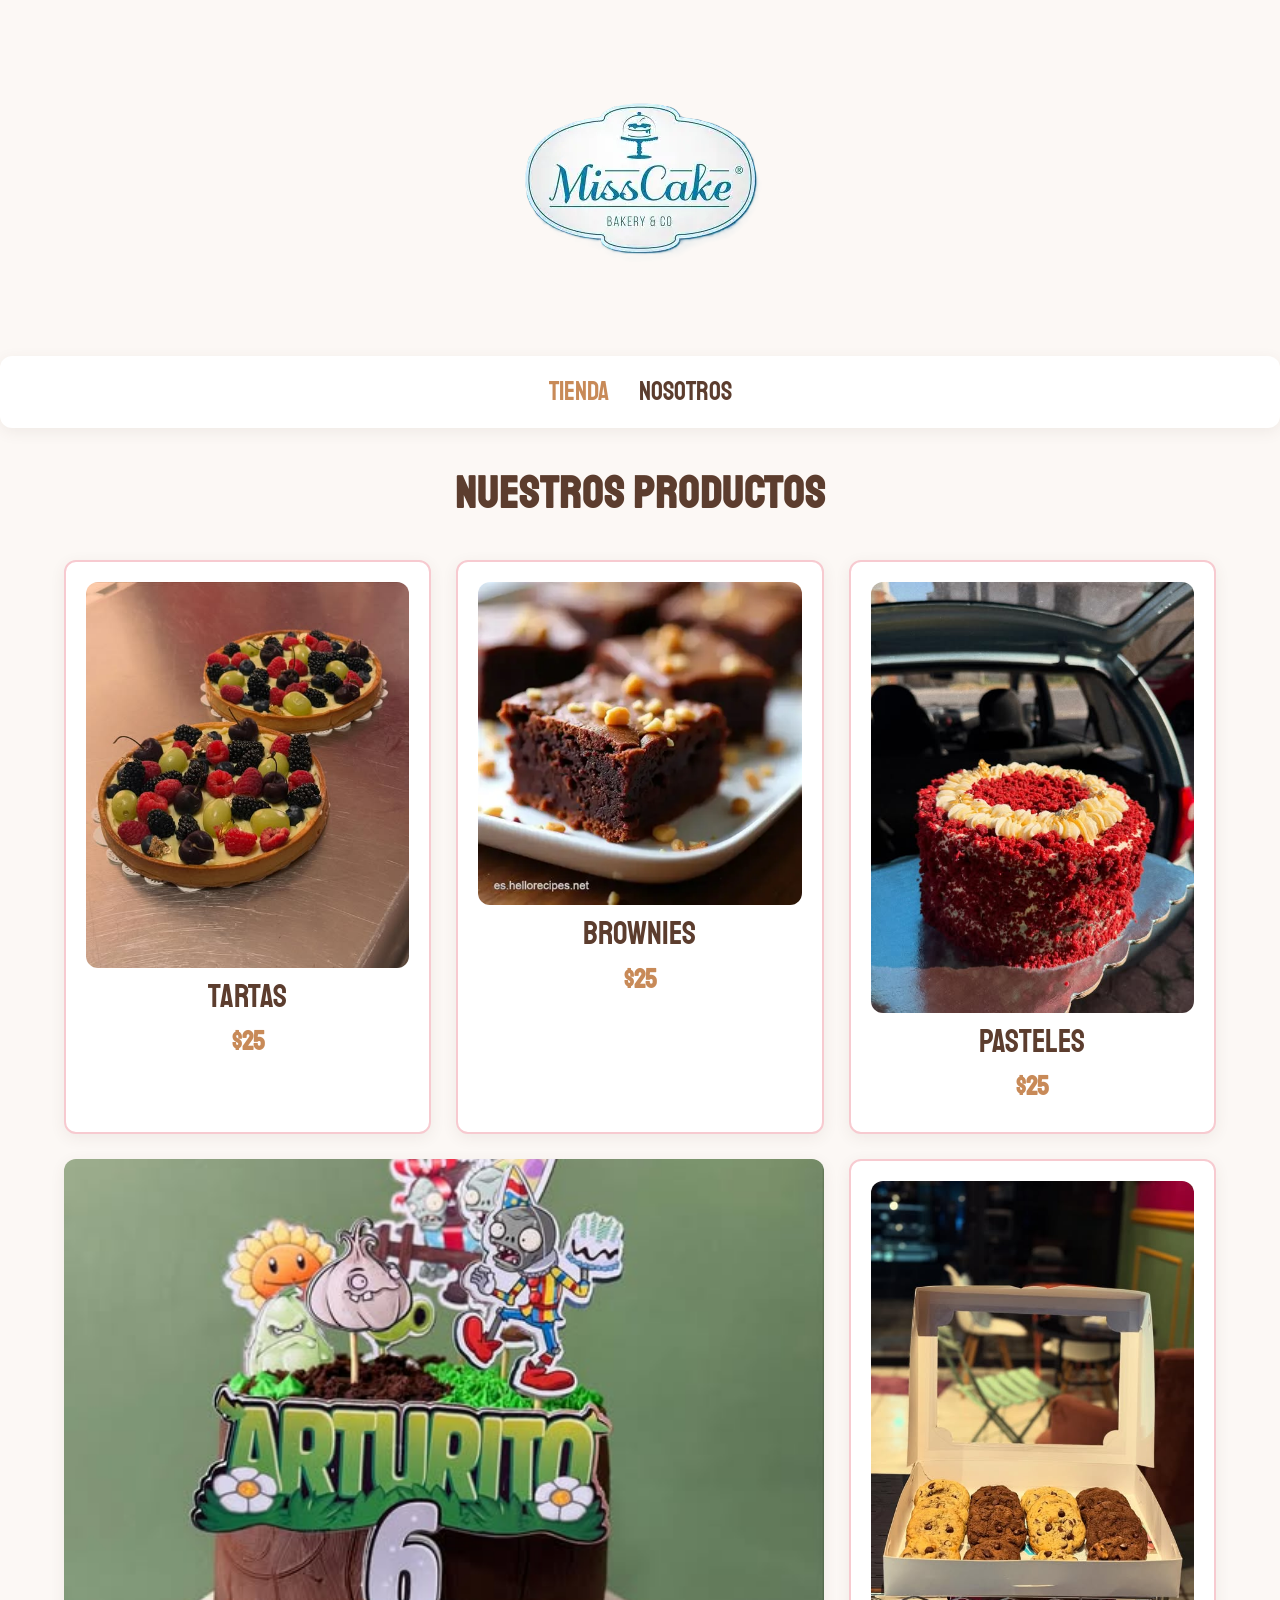
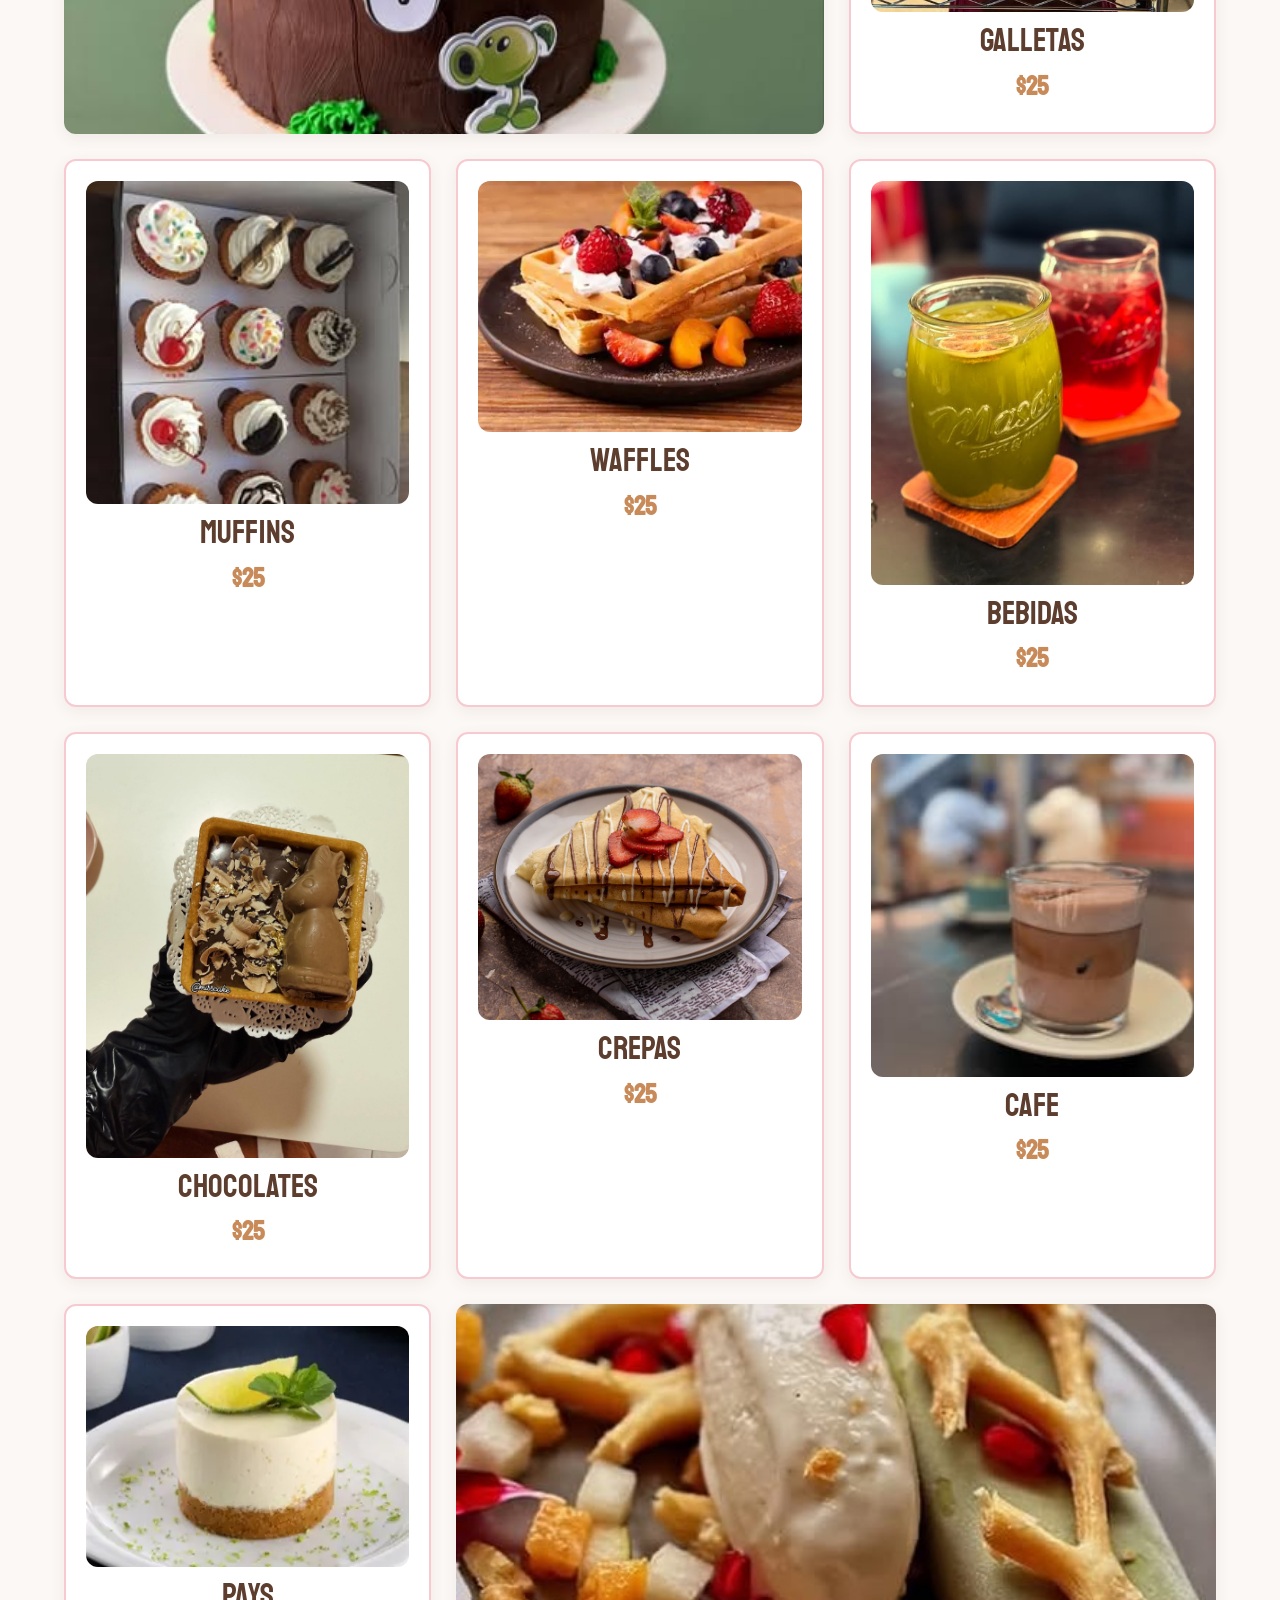
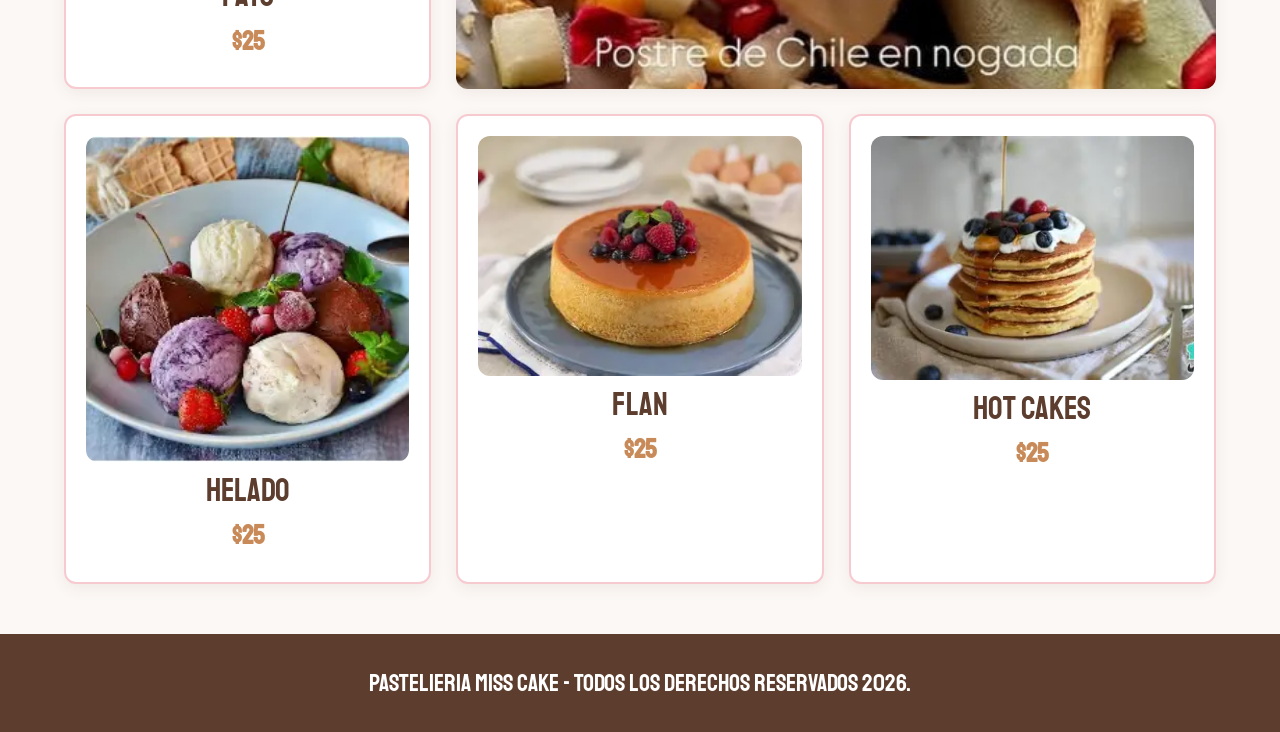
<file: index.html>
<!DOCTYPE html>
<html lang="en">
<head>
    <meta charset="UTF-8">
    <meta name="viewport" content="width=device-width, initial-scale=1.0">
    <title>FrontEnd Store</title>
    <link rel="stylesheet" href="css/normalize.css">
    <link href="https://fonts.googleapis.com/css2?family=Staatliches&display=swap" rel="stylesheet">
    <link rel="stylesheet" href="css/style.css">
</head>
<body>
    <header class="header">
        <a href="index.html">
            <img class="header__logo" src="img/logo.png" alt="Logotipo">
        </a>
    </header>

    <nav class="navegacion">
        <a class="navegacion__enlace navegacion__enlace--activo" href="index.html">Tienda</a>
        <a class="navegacion__enlace" href="nosotros.html">Nosotros</a>
    </nav>

    <main class="contenedor">
        <h1>Nuestros Productos</h1>

        <div class="grid">
            <div class="producto">
                <a href="producto.html">
                    <img class="producto__imagen" src="img/1.jpg" alt="imagen camisa">
                    <div class="producto__informacion">
                        <p class="producto__nombre">Tartas</p>
                        <p class="producto__precio">$25</p>
                    </div>
                </a>
            </div>  <!--.producto-->
            <div class="producto">
                <a href="producto.html">
                    <img class="producto__imagen" src="img/2.jpg" alt="imagen camisa">
                    <div class="producto__informacion">
                        <p class="producto__nombre">Brownies</p>
                        <p class="producto__precio">$25</p>
                    </div>
                </a>
            </div>  <!--.producto-->
            <div class="producto">
                <a href="producto.html">
                    <img class="producto__imagen" src="img/3.jpg" alt="imagen camisa">
                    <div class="producto__informacion">
                        <p class="producto__nombre">Pasteles</p>
                        <p class="producto__precio">$25</p>
                    </div>
                </a>
            </div>  <!--.producto-->
            <div class="producto">
                <a href="producto.html">
                    <img class="producto__imagen" src="img/4.jpg" alt="imagen camisa">
                    <div class="producto__informacion">
                        <p class="producto__nombre">Galletas</p>
                        <p class="producto__precio">$25</p>
                    </div>
                </a>
            </div>  <!--.producto-->
            <div class="producto">
                <a href="producto.html">
                    <img class="producto__imagen" src="img/5.jpg" alt="imagen camisa">
                    <div class="producto__informacion">
                        <p class="producto__nombre">Muffins</p>
                        <p class="producto__precio">$25</p>
                    </div>
                </a>
            </div>  <!--.producto-->
            <div class="producto">
                <a href="producto.html">
                    <img class="producto__imagen" src="img/6.jpg" alt="imagen camisa">
                    <div class="producto__informacion">
                        <p class="producto__nombre">Waffles</p>
                        <p class="producto__precio">$25</p>
                    </div>
                </a>
            </div>  <!--.producto-->
            <div class="producto">
                <a href="producto.html">
                    <img class="producto__imagen" src="img/7.jpg" alt="imagen camisa">
                    <div class="producto__informacion">
                        <p class="producto__nombre">bebidas</p>
                        <p class="producto__precio">$25</p>
                    </div>
                </a>
            </div>  <!--.producto-->
            <div class="producto">
                <a href="producto.html">
                    <img class="producto__imagen" src="img/8.jpg" alt="imagen camisa">
                    <div class="producto__informacion">
                        <p class="producto__nombre">chocolates</p>
                        <p class="producto__precio">$25</p>
                    </div>
                </a>
            </div>  <!--.producto-->
            <div class="producto">
                <a href="producto.html">
                    <img class="producto__imagen" src="img/9.jpg" alt="imagen camisa">
                    <div class="producto__informacion">
                        <p class="producto__nombre">Crepas</p>
                        <p class="producto__precio">$25</p>
                    </div>
                </a>
            </div>  <!--.producto-->
            <div class="producto">
                <a href="producto.html">
                    <img class="producto__imagen" src="img/10.jpg" alt="imagen camisa">
                    <div class="producto__informacion">
                        <p class="producto__nombre">Cafe</p>
                        <p class="producto__precio">$25</p>
                    </div>
                </a>
            </div>  <!--.producto-->
            <div class="producto">
                <a href="producto.html">
                    <img class="producto__imagen" src="img/11.jpg" alt="imagen camisa">
                    <div class="producto__informacion">
                        <p class="producto__nombre">Pays</p>
                        <p class="producto__precio">$25</p>
                    </div>
                </a>
            </div>  <!--.producto-->
            <div class="producto">
                <a href="producto.html">
                    <img class="producto__imagen" src="img/12.jpg" alt="imagen camisa">
                    <div class="producto__informacion">
                        <p class="producto__nombre">Helado</p>
                        <p class="producto__precio">$25</p>
                    </div>
                </a>
            </div>  <!--.producto-->
            <div class="producto">
                <a href="producto.html">
                    <img class="producto__imagen" src="img/13.jpg" alt="imagen camisa">
                    <div class="producto__informacion">
                        <p class="producto__nombre">flan</p>
                        <p class="producto__precio">$25</p>
                    </div>
                </a>
            </div>  <!--.producto-->
            <div class="producto">
                <a href="producto.html">
                    <img class="producto__imagen" src="img/14.jpg" alt="imagen camisa">
                    <div class="producto__informacion">
                        <p class="producto__nombre">Hot cakes</p>
                        <p class="producto__precio">$25</p>
                    </div>
                </a>
            </div>  <!--.producto-->

            <div class="grafico grafico--camisas"></div>
            <div class="grafico grafico--node"></div>
        </div>
    </main>

    <footer class="footer">
        <p class="footer__texto">Pastelieria Miss Cake - Todos los derechos Reservados 2026.</p>
    </footer>
    
</body>
</html>
</file>
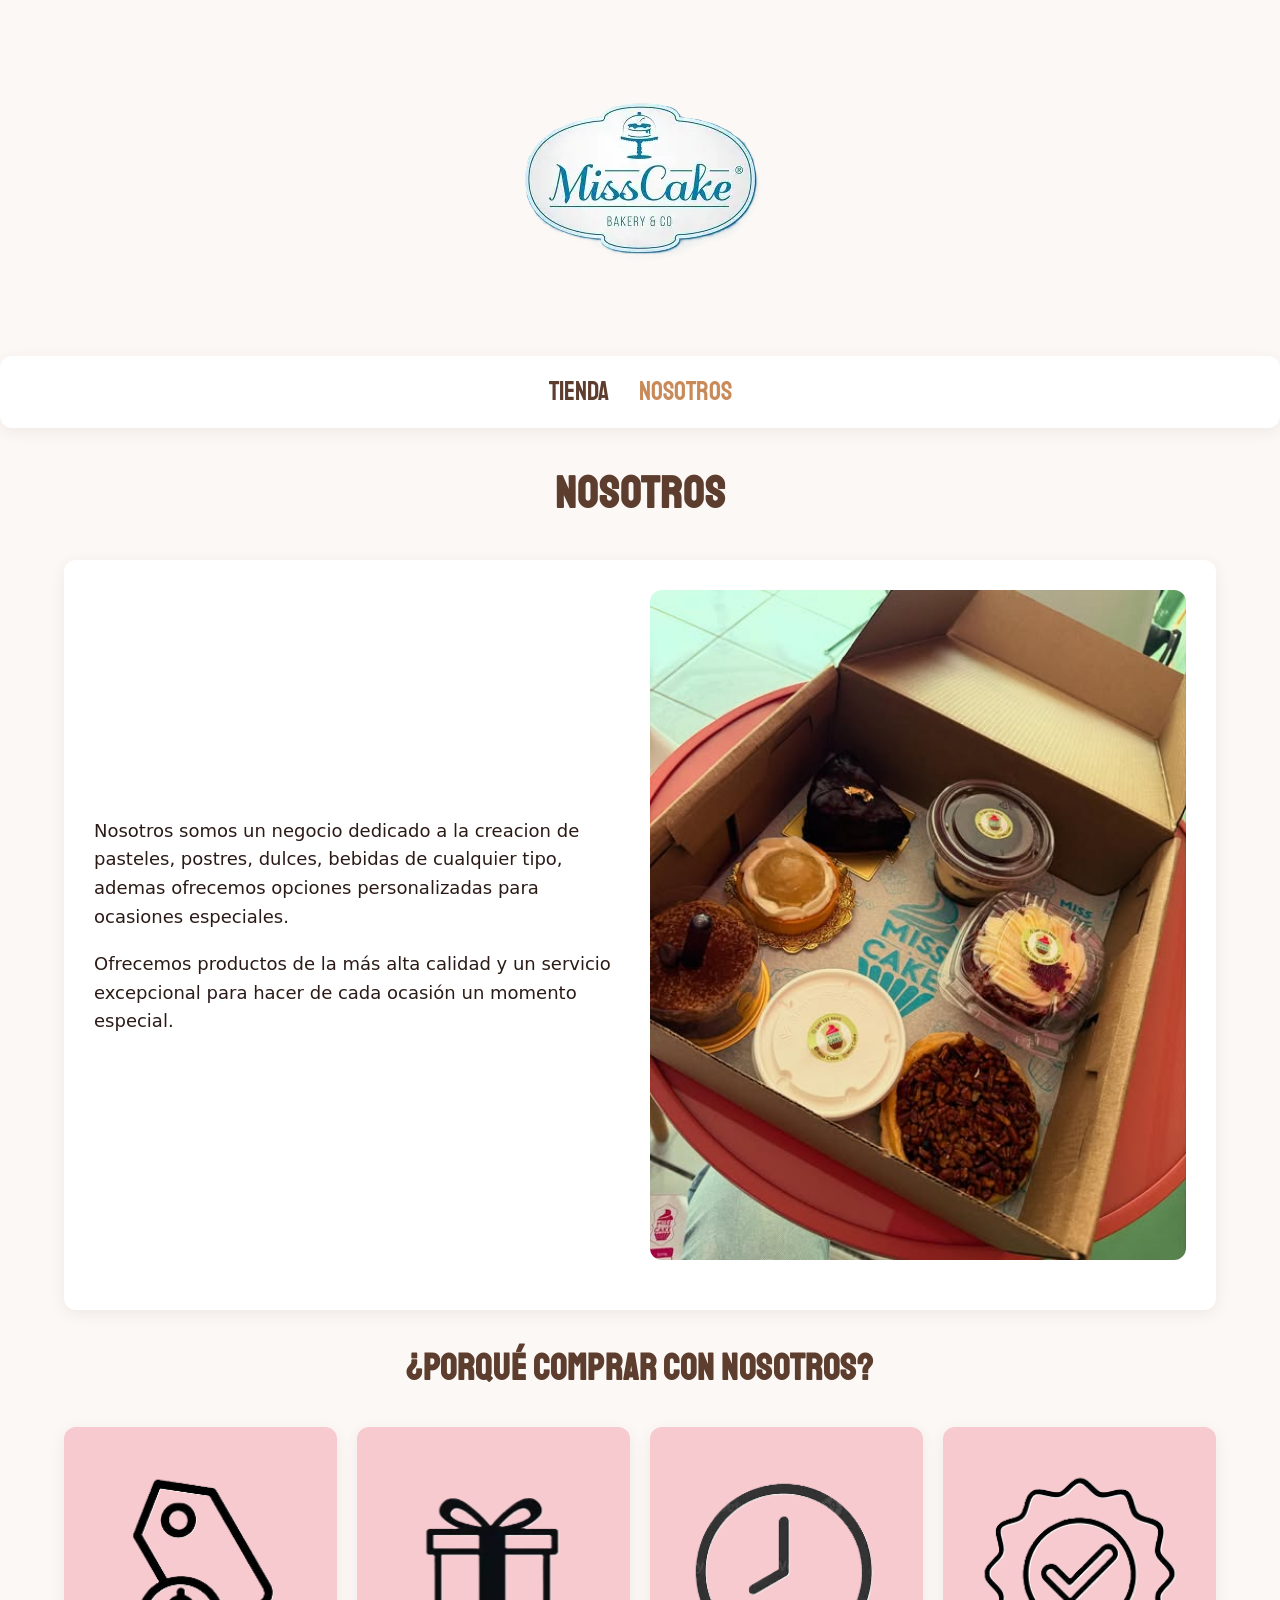
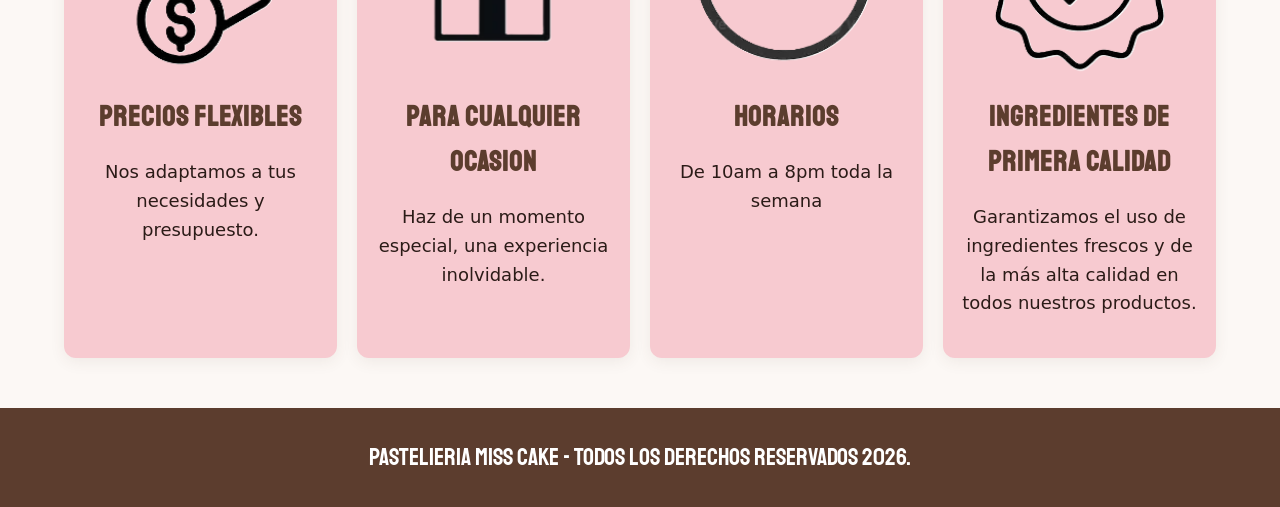
<file: nosotros.html>
<!DOCTYPE html>
<html lang="en">
<head>
    <meta charset="UTF-8">
    <meta name="viewport" content="width=device-width, initial-scale=1.0">
    <title>FrontEnd Store</title>
    <link rel="stylesheet" href="css/normalize.css">
    <link href="https://fonts.googleapis.com/css2?family=Staatliches&display=swap" rel="stylesheet">
    <link rel="stylesheet" href="css/style.css">
</head>
<body>
    <header class="header">
        <a href="index.html">
            <img class="header__logo" src="img/logo.png" alt="Logotipo">
        </a>
    </header>

    <nav class="navegacion">
        <a class="navegacion__enlace" href="index.html">Tienda</a>
        <a class="navegacion__enlace navegacion__enlace--activo" href="nosotros.html">Nosotros</a>
    </nav>

    <main class="contenedor">
        <h1>Nosotros</h1>

        <div class="nosotros">
            <div class="nosotros__contenido">
                <p>Nosotros somos un negocio dedicado a la creacion de pasteles, postres, dulces, bebidas de cualquier tipo, 
                   ademas ofrecemos opciones personalizadas para ocasiones especiales.</p>

                <p>Ofrecemos productos de la más alta calidad y un servicio excepcional para hacer de cada ocasión un momento especial.
                </p>
            </div>
            <img class="nosotros__imagen" src="img/nosotros.jpg" alt="imagen nosotros">
        </div>
    </main>

    <section class="contenedor comprar">
        <h2 class="comprar__titulo">¿Porqué Comprar con nosotros?</h2>

        <div class="bloques">
            <div class="bloque">
                <img class="bloque__imagen" src="img/icono_1.png" alt="porque comprar">
                <h3 class="bloque__titulo">Precios flexibles</h3>
                <p>Nos adaptamos a tus necesidades y presupuesto.</p>
            </div> <!--.bloque-->

            <div class="bloque">
                <img class="bloque__imagen" src="img/icono_2.png" alt="porque comprar">
                <h3 class="bloque__titulo">Para Cualquier ocasion</h3>
                <p>Haz de un momento especial, una experiencia inolvidable.</p>
            </div> <!--.bloque-->

            <div class="bloque">
                <img class="bloque__imagen" src="img/icono_3.png" alt="porque comprar">
                <h3 class="bloque__titulo">Horarios</h3>
                <p>De 10am a 8pm toda la semana</p>
            </div> <!--.bloque-->

            <div class="bloque">
                <img class="bloque__imagen" src="img/icono_4.png" alt="porque comprar">
                <h3 class="bloque__titulo">Ingredientes de primera calidad</h3>
                <p>Garantizamos el uso de ingredientes frescos y de la más alta calidad en todos nuestros productos.</p>
            </div> <!--.bloque-->
        </div><!--.bloques-->
    </section> 

    <footer class="footer">
        <p class="footer__texto">Pastelieria Miss Cake - Todos los derechos Reservados 2026.</p>
    </footer>
    
</body>
</html>
</file>
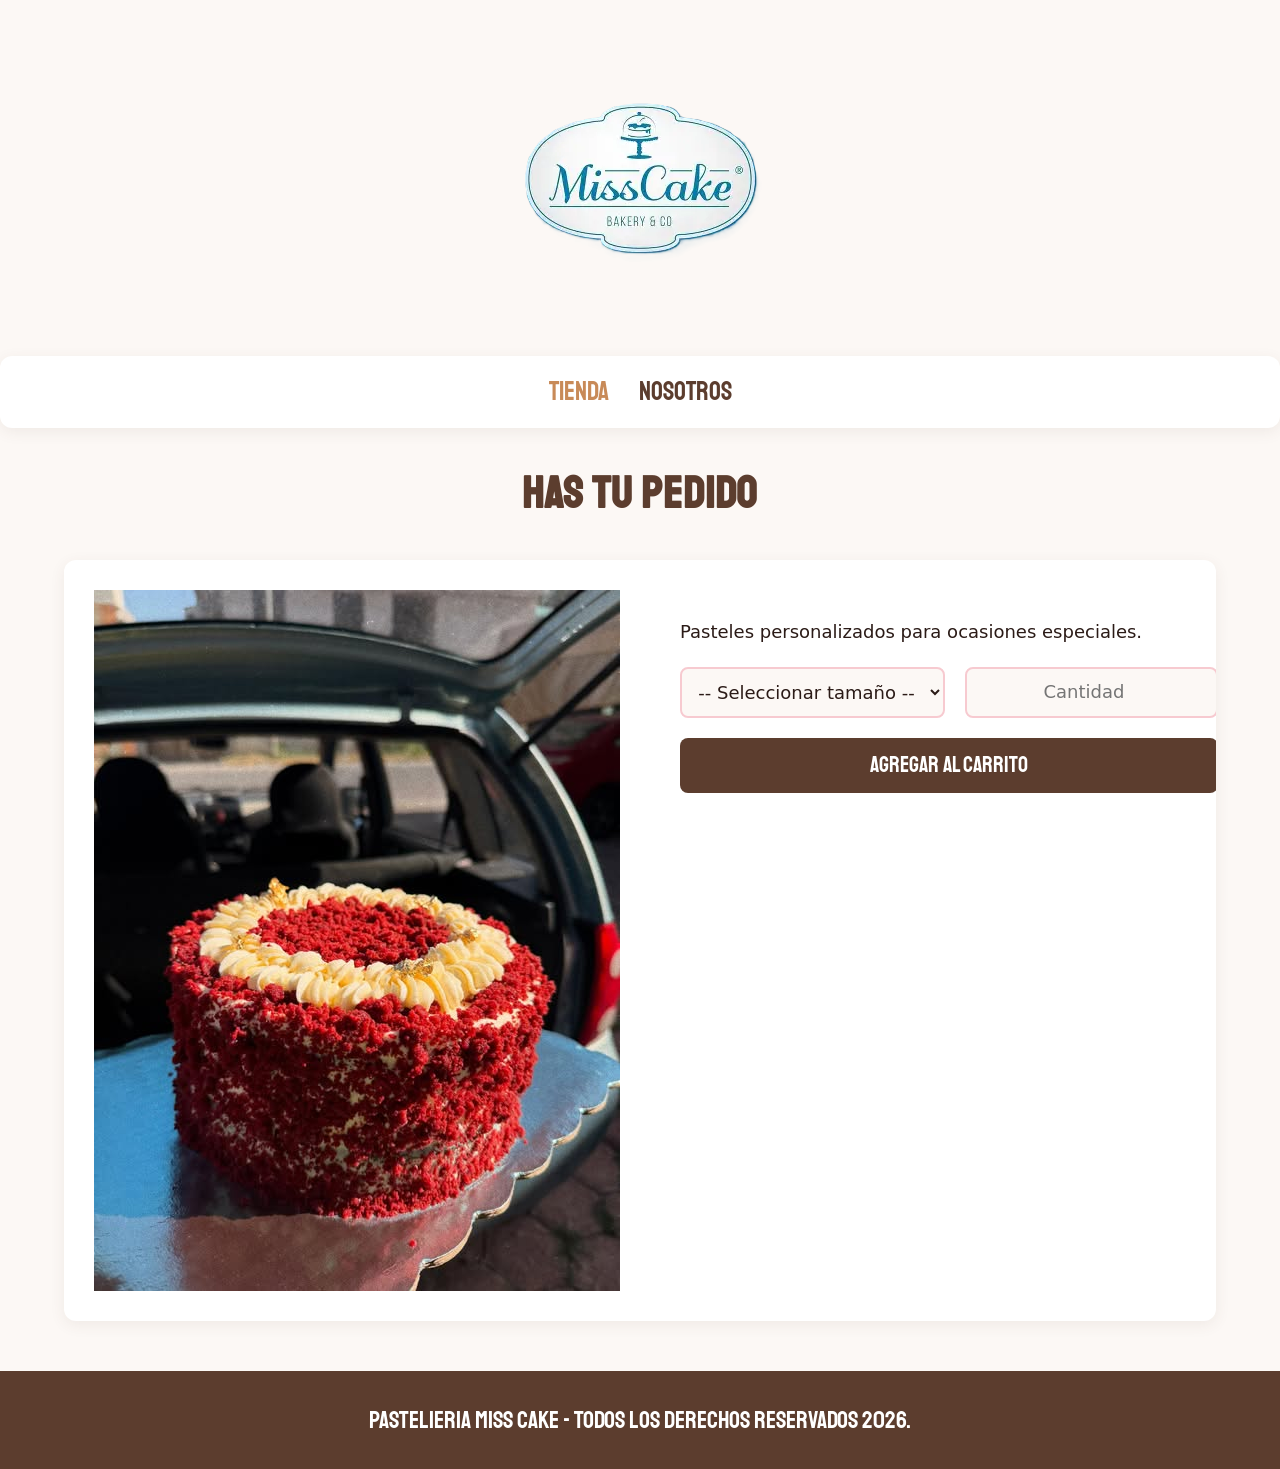
<file: producto.html>
<!DOCTYPE html>
<html lang="en">
<head>
    <meta charset="UTF-8">
    <meta name="viewport" content="width=device-width, initial-scale=1.0">
    <title>FrontEnd Store</title>
    <link rel="stylesheet" href="css/normalize.css">
    <link href="https://fonts.googleapis.com/css2?family=Staatliches&display=swap" rel="stylesheet">
    <link rel="stylesheet" href="css/style.css">
</head>
<body>
    <header class="header">
        <a href="index.html">
            <img class="header__logo" src="img/logo.png" alt="Logotipo">
        </a>
    </header>

    <nav class="navegacion">
        <a class="navegacion__enlace navegacion__enlace--activo" href="index.html">Tienda</a>
        <a class="navegacion__enlace" href="nosotros.html">Nosotros</a>
    </nav>

    <main class="contenedor">
        <h1>has tu pedido</h1>

        <div class="camisa">
            <img class="camisa__imagen" src="img/3.jpg" alt="Imagen del Producto">

            <div class="camisa__contenido">
                <p>Pasteles personalizados para ocasiones especiales.</p>

                <form class="formulario">
                    <select class="formulario__campo">
                        <option disabled selected>-- Seleccionar tamaño --</option>
                        <option>Chica</option>
                        <option>Mediana</option>
                        <option>Grande</option>
                    </select>
                    <input class="formulario__campo" type="number" placeholder="Cantidad" min="1">
                    <input class="formulario__submit" type="submit" value="Agregar al Carrito">
                </form>
            </div>
        </div>
    </main>

    <footer class="footer">
        <p class="footer__texto">Pastelieria Miss Cake - Todos los derechos Reservados 2026.</p>
    </footer>
    
</body>
</html>
</file>
<file: css/style.css>
:root {
    /* Paleta Dulce & Gourmet */
    --primario: #FCF8F5;          /* Crema / Vainilla suave para el fondo global */
    --primarioOscuro: #F7CAD0;    /* Rosa pastel para tarjetas y elementos destacados */
    --secundario: #5C3D2E;        /* Chocolate cálido para botones, títulos y destacados */
    --secundarioOscuro: #C88A58;  /* Tono Caramelo/Toffee para hover y acentos */
    
    /* Neutros y Legibilidad */
    --blanco: #FFFFFF;            /* Blanco puro para contraste e interiores */
    --negro: #2B1B17;             /* Chocolate oscuro profundo para textos */

    --fuentePrincipal: 'Staatliches', cursive;
    --fuenteSecundaria: 'Poppins', system-ui, -apple-system, sans-serif;
    
    /* Variables de Estilo UI */
    --sombra: 0 4px 15px rgba(92, 61, 46, 0.08);
    --sombra-hover: 0 8px 25px rgba(92, 61, 46, 0.15);
    --radio: 1.2rem;
}

html {
    box-sizing: border-box;
    font-size: 62.5%; /* 1 rem = 10px */
}

*, *:before, *:after {
    box-sizing: inherit;
}

/* Globales */

body {
    background-color: var(--primario);
    font-size: 1.6rem;
    line-height: 1.6;
    color: var(--negro);
    font-family: var(--fuenteSecundaria);
}

p {
    font-size: 1.8rem;
    color: var(--negro);
    margin-bottom: 1.5rem;
}

a {
    text-decoration: none;
    transition: color 0.3s ease;
}

img {
    width: 100%;
    display: block;
    border-radius: var(--radio);
}

.contenedor {
    max-width: min(90%, 120rem);
    margin: 0 auto;
}

h1, h2, h3 {
    text-align: center;
    color: var(--secundario);
    font-family: var(--fuentePrincipal);
    letter-spacing: 1px;
}

h1 {
    font-size: 4.5rem;
}

h2 {
    font-size: 3.6rem;
}

h3 {
    font-size: 2.8rem;
}

/* Header */

.header {
    display: flex;
    justify-content: center;
    align-items: center;
    padding: 2rem 0;
}

.header__logo {
    margin: 2rem 0;
    transition: transform 0.3s ease;
}

.header__logo:hover {
    transform: scale(1.03);
}

/* Footer */

.footer {
    background-color: var(--secundario);
    padding: 3rem 0;
    margin-top: 5rem;
    color: var(--blanco);
}

.footer__texto {
    font-family: var(--fuentePrincipal);
    text-align: center;
    font-size: 2.4rem;
    color: var(--blanco);
    margin: 0;
}

/* Navegación */

.navegacion {
    background-color: var(--blanco);
    padding: 1.5rem 0;
    display: flex;
    justify-content: center;
    gap: 3rem;
    box-shadow: var(--sombra);
    border-radius: var(--radio);
    margin-bottom: 3rem;
}

.navegacion__enlace {
    font-family: var(--fuentePrincipal);
    color: var(--secundario);
    font-size: 2.6rem;
    position: relative;
}

.navegacion__enlace:hover,
.navegacion__enlace--activo {
    color: var(--secundarioOscuro);
}

/* Grid de Productos */

.grid {
    display: grid;
    gap: 2.5rem;
}

@media (min-width: 500px) {
    .grid {
        grid-template-columns: repeat(2, 1fr);
    }
}

@media (min-width: 768px) {
    .grid {
        grid-template-columns: repeat(3, 1fr);  ###
    }
}

/* Card de Producto */

.producto {
    background-color: var(--blanco);
    padding: 2rem;
    border-radius: var(--radio);
    box-shadow: var(--sombra);
    border: 2px solid var(--primarioOscuro);
    transition: transform 0.3s ease, box-shadow 0.3s ease;
}

.producto:hover {
    transform: translateY(-5px);
    box-shadow: var(--sombra-hover);
}

.producto__nombre {
    font-size: 3.2rem;
    color: var(--secundario);
}

.producto__precio {
    font-size: 2.6rem;
    color: var(--secundarioOscuro);
    font-weight: bold;
}

.producto__nombre,
.producto__precio {
    font-family: var(--fuentePrincipal);
    margin: 1rem 0;
    text-align: center;
    line-height: 1.2;
}

/* Banners / Gráficos */

@media (min-width: 500px) {
    .grafico {
        min-height: 30rem;
        background-repeat: no-repeat;
        background-size: cover;
        background-position: center;
        border-radius: var(--radio);
        grid-column: 1 / 3;
        box-shadow: var(--sombra);
    }
    
    .grafico--camisas {
        grid-row: 2 / 3;
        background-image: url(../img/grafico1.jpg);
    }
    
    .grafico--node {
        background-image: url(../img/grafico2.jpg);
        grid-row: 8 / 9;
    }
}

@media (min-width: 768px) {
    .grafico--node {
        grid-row: 5 / 6;
        grid-column: 2 / 4;
    }
}

/* Sección Nosotros */

.nosotros {
    display: grid;
    grid-template-rows: repeat(2, auto);
    gap: 2rem;
    background-color: var(--blanco);
    padding: 3rem;
    border-radius: var(--radio);
    box-shadow: var(--sombra);
    margin-top: 3rem;
}

@media (min-width: 768px) {
    .nosotros {
        grid-template-columns: repeat(2, 1fr);
        align-items: center;
    }
}

.nosotros__imagen {
    grid-row: 1 / 2;
}

@media (min-width: 768px) {
    .nosotros__imagen {
        grid-column: 2 / 3;
    }
}

/* Sección Bloques */

.bloques {
    display: grid;
    grid-template-columns: repeat(2, 1fr);
    gap: 2rem;
    margin-top: 3rem;
}

@media (min-width: 768px) {
    .bloques {
        grid-template-columns: repeat(4, 1fr); /* Sintaxis corregida */
    }
}

.bloque {
    text-align: center;
    background-color: var(--primarioOscuro);
    padding: 2.5rem 1.5rem;
    border-radius: var(--radio);
    box-shadow: var(--sombra);
}

.bloque__titulo {
    margin: 0 0 1rem 0;
    color: var(--secundario);
}

/* Página del Producto */

.camisa__imagen {
    padding: 2rem;
}

.camisa__contenido {
    padding: 2rem;
}

@media (min-width: 768px) {
    .camisa {
        display: flex;
        background-color: var(--blanco);
        border-radius: var(--radio);
        box-shadow: var(--sombra);
        overflow: hidden;
        margin-top: 3rem;
    }
    .camisa__imagen {
        flex: 0 1 calc(50%);
        padding: 3rem;
    }
    .camisa__contenido {
        flex: 0 1 calc(50%);
        padding: 4rem 3rem;
    }
}

/* Formulario */

.formulario {
    display: grid;
    grid-template-columns: repeat(2, 1fr);
    gap: 2rem;
    margin-top: 2rem;
}

.formulario__campo--option {
    text-align-last: center;
}

.formulario__campo {
    border: 2px solid var(--primarioOscuro);
    border-radius: 0.8rem;
    background-color: var(--primario);
    color: var(--negro);
    font-size: 1.8rem;
    padding: 1.2rem;
    text-align: center;
    text-align-last: center;
    outline: none;
    transition: border-color 0.3s ease;
}

.formulario__campo:focus {
    border-color: var(--secundarioOscuro);
}

.formulario__submit {
    background-color: var(--secundario);
    color: var(--blanco);
    border: none;
    border-radius: 0.8rem;
    font-size: 2.2rem;
    font-family: var(--fuentePrincipal);
    padding: 1.5rem;
    transition: background-color 0.3s ease, transform 0.2s ease;
    grid-column: 1 / -1;
}

.formulario__submit:hover {
    cursor: pointer;
    background-color: var(--secundarioOscuro);
    transform: translateY(-2px);
}
</file>
